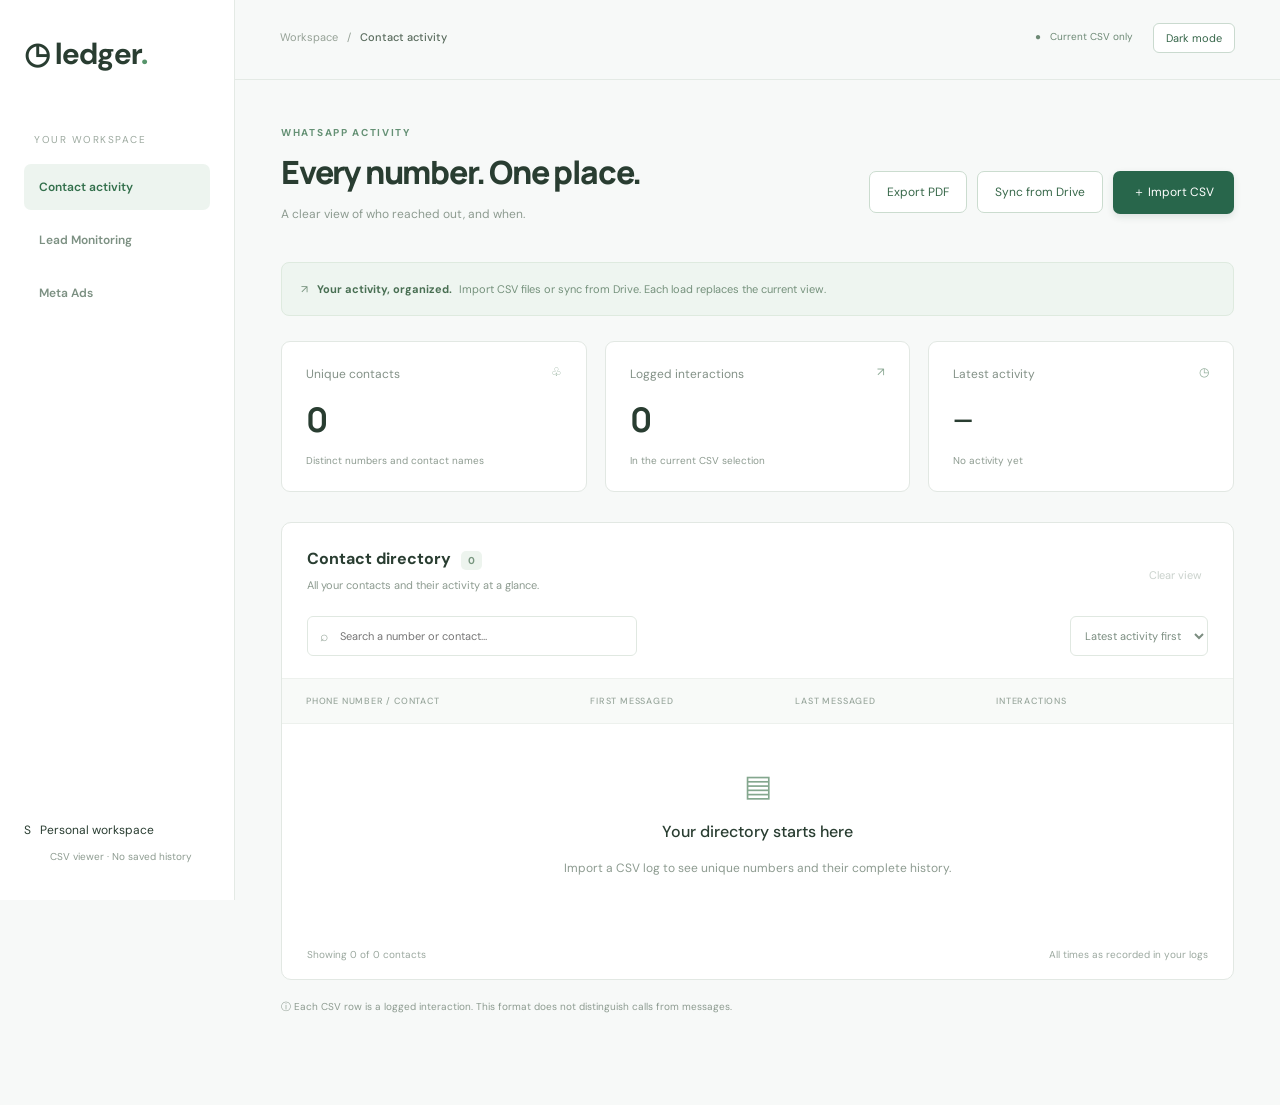
<file: index.html>
<!doctype html><html lang="en"><meta charset="utf-8"><meta name="viewport" content="width=device-width,initial-scale=1"><title>Contact Ledger</title><script>try{const t=localStorage.getItem('ledger-theme');if(t==='dark'||(!t&&matchMedia('(prefers-color-scheme: dark)').matches))document.documentElement.dataset.theme='dark'}catch{}</script><link rel="stylesheet" href="style.css"><body><aside><a class="brand">◷ ledger<span>.</span></a><small>YOUR WORKSPACE</small><nav class="workspace-tabs" role="tablist" aria-label="Workspace views"><button id="activityTab" role="tab" aria-selected="true" aria-controls="activityPanel" class="workspace-tab active">Contact activity</button><button id="leadsTab" role="tab" aria-selected="false" aria-controls="leadsPanel" class="workspace-tab">Lead Monitoring</button><button id="adsTab" role="tab" aria-selected="false" aria-controls="adsPanel" class="workspace-tab">Meta Ads</button></nav><div class="profile">S &nbsp; Personal workspace<p>CSV viewer · No saved history</p></div></aside><main><header><button type="button" id="themeToggle" class="theme-toggle" aria-label="Switch to dark mode" aria-pressed="false">Dark mode</button>Workspace &nbsp; / &nbsp; <b id="currentViewLabel">Contact activity</b><span>● &nbsp; Current CSV only</span></header><section id="activityPanel" role="tabpanel" aria-labelledby="activityTab"><div class="eyebrow">WHATSAPP ACTIVITY</div><div class="title"><div><h1>Every number. One place.</h1><p>A clear view of who reached out, and when.</p></div><div class="title-actions"><button class="secondary" id="export">Export PDF</button><button class="secondary" id="gsync">Sync from Drive</button><button class="primary" id="import">＋ Import CSV</button><input hidden multiple type="file" accept=".csv" id="files"></div></div><div class="notice">↗ &nbsp; <b>Your activity, organized.</b> Import CSV files or sync from Drive. Each load replaces the current view.</div><div class="stats"><article><label>Unique contacts <span>♧</span></label><strong id="contacts">0</strong><p>Distinct numbers and contact names</p></article><article><label>Logged interactions <span>↗</span></label><strong id="events">0</strong><p>In the current CSV selection</p></article><article><label>Latest activity <span>◷</span></label><strong id="latest" class="date">—</strong><p id="latestTime">No activity yet</p></article></div><div class="panel"><div class="panel-title"><div><h2>Contact directory <em id="badge">0</em></h2><p>All your contacts and their activity at a glance.</p></div><button id="clear">Clear view</button></div><div class="toolbar"><label>⌕ <input id="search" aria-label="Search contacts" placeholder="Search a number or contact…"></label><select id="sort" aria-label="Sort contacts"><option value="recent">Latest activity first</option><option value="oldest">First contact first</option><option value="count">Most interactions</option></select></div><div class="scroll"><table><thead><tr><th>PHONE NUMBER / CONTACT</th><th>FIRST MESSAGED</th><th>LAST MESSAGED</th><th>INTERACTIONS</th><th></th></tr></thead><tbody id="rows"></tbody></table></div><div class="empty" id="empty"><div>▤</div><h3>Your directory starts here</h3><p>Import a CSV log to see unique numbers and their complete history.</p></div><footer><span id="shown">Showing 0 contacts</span><span>All times as recorded in your logs</span></footer></div><p class="footnote">ⓘ Each CSV row is a logged interaction. This format does not distinguish calls from messages.</p><p id="status" role="status"></p></section><section id="leadsPanel" role="tabpanel" aria-labelledby="leadsTab" hidden>
<div class="eyebrow">WHATSAPP ACTIVITY</div><h1 class="leads-title">WhatsApp Lead Tracker</h1>
<div class="panel lead-panel"><div class="panel-title"><h2>Lead Monitoring</h2><label class="month-filter">Filter by month<select id="leadMonth" aria-label="Filter lead monitoring by month"></select></label></div>
<div class="scroll"><table class="lead-table"><thead><tr><th>Date</th><th>New Leads</th><th>Returning Contacts</th><th>Total</th></tr></thead><tbody id="leadRows"></tbody><tfoot><tr><th>Monthly Total</th><td id="leadNewTotal">0</td><td id="leadReturningTotal">0</td><td id="leadTotal">0</td></tr></tfoot></table></div>
<p id="leadEmpty" class="lead-empty" role="status">Import CSV files or sync from Drive in Contact activity to view leads.</p></div>
<p class="footnote">New Leads: contacts whose first messaged date is that day. Returning Contacts: contacts active that day whose first messaged date is earlier. Each contact counts once per day. Monthly totals sum the daily counts.</p>
<p class="footnote">First messaged uses the earliest date across all loaded CSV history, including months outside the filter. Load historical logs alongside current logs for accurate classification. The current CSV format does not distinguish incoming messages from other logged interactions.</p>
</section><section id="adsPanel" role="tabpanel" aria-labelledby="adsTab" hidden>
<div class="eyebrow">CAMPAIGN PERFORMANCE</div><div class="title"><div><h1>Meta Ads dashboard</h1><p>Understand your spend, visibility, and campaign results.</p></div><div class="title-actions"><button id="adsImport" class="primary">＋ Import Excel</button><button id="adsClear" class="secondary">Clear</button><input id="adsFile" type="file" accept=".xlsx" hidden></div></div>
<p id="adsStatus" role="status">Import a Meta Ads campaign export (.xlsx) to begin. Each import replaces the previous file.</p><p id="adsPeriod"></p>
<div class="toolbar ads-filters"><label>⌕ <input id="adsSearch" placeholder="Search campaigns…" aria-label="Search campaigns"></label><select id="adsType" aria-label="Result type"><option value="">All result types</option></select><select id="adsDelivery" aria-label="Campaign delivery"><option value="">All delivery statuses</option></select><select id="adsSort" aria-label="Campaign order"><option value="spend">Highest spend</option><option value="results">Most results</option><option value="cost">Lowest cost per result</option><option value="name">Campaign name</option></select></div>
<div class="stats ads-stats" id="adsStats"></div><div class="ads-grid"><div class="panel"><div class="panel-title"><h2>Spend by campaign</h2></div><div id="adsBars" class="ads-bars"></div></div><div class="panel"><div class="panel-title"><h2>Results by type</h2></div><div id="adsOutcomes" class="ads-outcomes"></div></div></div>
<div class="panel"><div class="panel-title"><h2>Campaign performance <em id="adsCount">0</em></h2></div><div class="scroll"><table><thead><tr><th>Campaign</th><th>Delivery</th><th>Result type</th><th>Results</th><th>Spend (IDR)</th><th>Cost / result</th><th>Impressions</th><th>Reach</th><th>Frequency</th><th>CPM (IDR)</th><th>Attribution</th><th>Budget</th><th>Ends</th></tr></thead><tbody id="adsRows"></tbody></table></div><div id="adsEmpty" class="empty">No campaign data loaded.</div></div>
<p class="footnote">Results follow Meta’s attribution settings. Messaging conversations are not verified new WhatsApp leads. Reach across campaigns may overlap; the overall reach card uses the export’s totals row only when no filters are applied. Frequency = impressions ÷ reach; CPM = spend ÷ impressions × 1,000. Blank metrics remain unavailable. This export contains period totals, not daily or monthly performance.</p>
</section></main><dialog id="details"><div class="modal-top"><span class="eyebrow">CONTACT DETAILS</span><button id="close" aria-label="Close details">×</button></div><div class="modal-icon">♧</div><h2 id="detailNumber"></h2><p>Complete activity history for this contact</p><div class="detail-stats"><div><small>Total interactions</small><b id="detailCount"></b></div><div><small>First messaged</small><b id="detailFirst"></b></div><div><small>Last messaged</small><b id="detailLast"></b></div></div><div class="history-title"><h3>Activity history</h3><span>Newest first</span></div><div id="history"></div><p class="footnote">Each entry represents one row in your imported logs.</p></dialog><script src="app.js"></script><script src="report.js"></script><script src="leads.js"></script><script src="meta.js"></script><script src="theme.js"></script></body></html>
</file>
<file: style.css>
@import url('https://fonts.googleapis.com/css2?family=DM+Sans:wght@400;500;600;700&family=Manrope:wght@500;600;700;800&display=swap');
*{box-sizing:border-box}body{margin:0;background:#f7f9f8;color:#293d31;font:14px 'DM Sans',sans-serif}button,input,select{font:inherit}button{cursor:pointer}aside{position:fixed;inset:0 auto 0 0;width:235px;background:white;border-right:1px solid #e4eae5;padding:34px 24px}.brand{font-size:30px;font-weight:700;letter-spacing:-1px}.brand span{color:#57946b}aside>small{display:block;margin:60px 10px 18px;color:#9ca99f;font-size:10px;letter-spacing:1.5px}nav{background:#edf4ef;color:#33704c;padding:15px;border-radius:7px;font-size:12px;font-weight:600}nav i{float:right}.profile{position:absolute;bottom:25px;font-size:12px}.profile p{font-size:10px;margin-left:26px}main{margin-left:235px}header{height:80px;border-bottom:1px solid #e4eae5;padding:30px 45px;font-size:11px;color:#95a196}header b{color:#596b5d;font-weight:500}header>span{float:right;font-size:10px;color:#6d8975}section{max-width:1450px;padding:46px;margin:auto}.eyebrow{color:#659175;letter-spacing:1.7px;font-size:10px;font-weight:700}.title{display:flex;align-items:center;justify-content:space-between;margin-top:11px}h1{font:800 32px Manrope,sans-serif;letter-spacing:-1.2px;margin:0}p{font-size:12px;line-height:1.7;color:#8d9b90;margin:10px 0}.primary{background:#28664b;border:0;border-radius:7px;padding:13px 20px;color:white;font-size:12px;box-shadow:0 3px 7px #254b3520}.primary:hover{background:#194e37}.notice{margin-top:28px;padding:19px;background:#eef5f0;border:1px solid #deeadf;border-radius:8px;font-size:11px;color:#75917c}.notice b{color:#496f53;margin-right:4px}.stats{display:grid;grid-template-columns:repeat(3,1fr);gap:18px;margin:25px 0 30px}article{background:white;border:1px solid #e2e8e3;border-radius:9px;padding:22px 24px}article label{color:#839187;font-size:12px}article label span{float:right;color:#8ca995}strong{display:block;font:700 34px Manrope,sans-serif;margin-top:14px;letter-spacing:-1px}strong.date{font-size:26px;line-height:46px}article p{font-size:10px;margin-bottom:0}.panel{border:1px solid #e2e8e3;border-radius:10px;background:white;overflow:hidden}.panel-title{display:flex;align-items:center;justify-content:space-between;padding:25px 25px 14px}h2{font-size:16px;margin:0}em{font-style:normal;background:#edf4ee;font-size:10px;padding:3px 7px;border-radius:5px;margin-left:6px;color:#78967f}.panel-title p{font-size:11px;margin:7px 0}.panel-title button{background:none;border:0;font-size:11px;color:#8b9c90}.toolbar{display:flex;justify-content:space-between;gap:15px;padding:0 25px 22px}.toolbar label{border:1px solid #e0e8e1;border-radius:6px;padding:10px 12px;width:330px;display:flex;gap:10px;color:#93a497}input{outline:0;border:0;min-width:0;width:100%;font-size:11px}select{border:1px solid #e0e8e1;background:white;color:#7b8d80;border-radius:6px;padding:10px;font-size:11px}.scroll{overflow:auto}table{width:100%;border-collapse:collapse;white-space:nowrap;text-align:left}th{background:#f8faf8;font-size:9px;letter-spacing:.8px;color:#99a79d;padding:16px 24px;font-weight:500;border-block:1px solid #edf1ed}td{padding:21px 24px;border-bottom:1px solid #edf1ed;font-size:12px}td small{display:block;font-size:10px;color:#9aa69d;margin-top:6px}.number{font-weight:600}.icon{border-radius:50%;background:#eff5ef;color:#75987e;padding:10px;margin-right:12px;display:inline-block}.count{background:#f0f5f0;color:#6c8a74;padding:5px 9px;border-radius:5px;font-size:11px}.link{background:none;border:0;color:#34734c;font-size:11px}.link:hover{text-decoration:underline}footer{display:flex;justify-content:space-between;padding:18px 25px;font-size:10px;color:#9ba89f}.empty{text-align:center;padding:42px 20px}.empty>div{color:#84a78e;font-size:30px}.empty h3{font-size:16px;font-weight:500}.empty button{background:white;border:1px solid #ceded1;border-radius:6px;padding:10px 15px;color:#4a7d58;font-size:12px}.footnote{font-size:10px;margin-top:18px}#status{color:#4a7955;min-height:24px}dialog{width:650px;max-width:94vw;border:1px solid #dce5dd;border-radius:15px;padding:28px;color:#293d31;box-shadow:0 30px 100px #162d3755}dialog::backdrop{background:#304038a6;backdrop-filter:grayscale(1) blur(2px)}.modal-top{display:flex;justify-content:space-between;align-items:center}.modal-top button{background:none;border:0;color:#91a095;font-size:26px}.modal-icon{display:inline-block;padding:12px 18px;background:#edf4ed;color:#668a6d;border-radius:12px;font-size:25px;margin-top:14px}dialog h2{font:700 24px Manrope,sans-serif;margin-top:17px;overflow-wrap:anywhere}.detail-stats{display:grid;grid-template-columns:1fr 1fr 1fr;gap:12px;background:#f4f8f4;border-radius:8px;padding:18px;margin:25px 0}.detail-stats small{display:block;color:#8e9d92;font-size:10px;margin-bottom:9px}.detail-stats b{font-size:12px;font-weight:500;line-height:1.8}.history-title{display:flex;justify-content:space-between;align-items:center}.history-title h3{font-size:13px}.history-title span{font-size:10px;color:#96a298}#history{max-height:280px;overflow-y:auto;padding-right:8px}.entry{padding:17px 0;border-bottom:1px solid #e8efe9;display:flex;justify-content:space-between;align-items:center;font-size:12px}.entry small{display:block;color:#96a49b;font-size:10px;margin-top:5px}.entry>span{background:#f0f6f1;color:#829c89;padding:5px 8px;border-radius:4px;font-size:10px}@media(max-width:1100px){aside{width:190px;padding-inline:17px}main{margin-left:190px}section{padding:30px 25px}header{padding-inline:25px}td,th{padding-inline:16px}h1{font-size:27px}}@media(max-width:760px){aside{display:none}main{margin:0}header{height:60px;padding:23px 18px}header>span{display:none}section{padding:27px 18px}.title{gap:10px;align-items:flex-start}h1{font-size:23px}.primary{padding:12px;white-space:nowrap;font-size:10px}.stats{gap:8px}article{padding:15px 12px}article label{font-size:10px}article label span{display:none}article p{font-size:9px}strong{font-size:28px}strong.date{font-size:16px;line-height:38px}.toolbar{padding-inline:15px}.toolbar label{width:100%}.detail-stats{padding:12px;gap:8px}.detail-stats b{font-size:10px}footer{font-size:9px;gap:15px}}
.title-actions{display:flex;align-items:center;gap:10px}.secondary{border:1px solid #cbdccf;border-radius:7px;color:#38684a;background:white;padding:12px 17px;font-size:12px}.secondary:hover{background:#f0f5f1}#exportDialog{max-height:90vh;overflow:auto;width:720px}#exportDialog h2{margin:0;font:700 20px Manrope,sans-serif}.report-grid{display:grid;grid-template-columns:1fr 1fr;gap:14px;margin:18px 0}.report-label{display:flex;flex-direction:column;gap:7px;font-size:12px;color:#637c6b;margin-top:12px}.report-label input,.report-label select{border:1px solid #d9e4dc;border-radius:6px;padding:10px;width:100%;font-size:12px;background:white}.report-fields{display:grid;grid-template-columns:1fr 1fr;gap:13px;padding:17px;background:#f5f8f5;border:1px solid #e2ebe3;border-radius:8px}.report-fields label,.report-check,#reportContacts label{display:flex;align-items:center;gap:9px;font-size:12px}.report-fields input,.report-check input,#reportContacts input{width:auto;accent-color:#28664b}.selection-actions{display:flex;gap:12px;align-items:center;margin:23px 0 12px;font-size:12px}.selection-actions b{margin-right:auto}.selection-actions button{color:#39724e;background:none;border:0;font-size:11px}#reportContacts{max-height:160px;overflow:auto;border:1px solid #e2eae3;border-radius:6px;padding:12px;display:grid;gap:12px}.export-actions{display:flex;justify-content:flex-end;gap:12px;border-top:1px solid #e0e9e1;padding-top:18px}#reportError{color:#b3473b}#reportPreview{color:#447651;font-size:12px}button:disabled{opacity:.45;cursor:not-allowed}@media(max-width:760px){.title{flex-wrap:wrap}.title-actions{width:100%;margin-top:9px}.report-fields{grid-template-columns:1fr}.report-grid{gap:10px}}
/* Side-by-side export workspace */
#exportDialog{width:min(1450px,96vw);max-width:96vw;height:90vh;max-height:90vh;padding:0;overflow:hidden}
.export-layout{display:grid;grid-template-columns:minmax(350px,440px) minmax(0,1fr);height:100%;min-height:0}
.export-controls{overflow-y:auto;padding:25px;min-width:0;background:white}
.export-controls .modal-top{position:sticky;top:-25px;background:white;z-index:1;padding:12px 0}
.report-preview-pane{display:flex;flex-direction:column;min-width:0;min-height:0;background:#e9eeeb;border-left:1px solid #dbe4de}
.preview-toolbar{display:flex;justify-content:space-between;align-items:center;gap:15px;padding:21px 25px;background:#f4f7f5;border-bottom:1px solid #dce5df}
.preview-toolbar b{font-size:13px}.preview-toolbar small{display:block;font-size:10px;color:#8b9d90;margin-top:5px}
#previewPaperLabel{font-size:10px;color:#6f8877;white-space:nowrap}
.preview-scroll{flex:1;min-height:0;overflow:auto;padding:20px 18px}
.preview-sheet{margin:0 auto;position:relative;background:white;box-shadow:0 3px 15px #1e39261c}
#reportLiveFrame{border:0;display:block;transform-origin:top left;position:absolute;top:0;left:0;background:white}
.preview-caption{padding:0 22px 12px;margin:0;color:#83958a;font-size:10px}
.export-controls .report-fields{grid-template-columns:1fr}
.title-actions{flex-wrap:wrap;flex-shrink:0}
@media(max-width:900px){#exportDialog{width:96vw}.export-layout{grid-template-columns:minmax(310px,42%) minmax(0,1fr)}.export-controls{padding:18px}.export-controls .report-grid{grid-template-columns:1fr}}
@media(max-width:680px){#exportDialog{overflow:auto;height:94vh;max-height:94vh}.export-layout{display:flex;flex-direction:column;height:auto}.export-controls{overflow:visible}.report-preview-pane{height:65vh;min-height:420px;border-left:0;border-top:1px solid #dbe4de}.preview-toolbar{padding:15px}.export-controls .report-grid{grid-template-columns:1fr 1fr}}

[hidden]{display:none!important}
.workspace-tabs{background:transparent;padding:0;display:grid;gap:7px}
.workspace-tab{border:0;text-align:left;border-radius:7px;background:transparent;color:#7c9082;padding:15px;font-size:12px;font-weight:600}
.workspace-tab.active{background:#edf4ef;color:#33704c}
.workspace-tab:hover{background:#f1f6f2}
.leads-title{margin:12px 0 27px}
.month-filter{display:flex;flex-direction:column;gap:7px;color:#839187;font-size:11px;min-width:180px}
.month-filter select{font-size:12px}
.lead-panel .panel-title{padding-bottom:25px;gap:20px}
.lead-table th{font-size:12px;letter-spacing:0;text-transform:none;color:#526e59}
.lead-table td,.lead-table th{text-align:right}
.lead-table td:first-child,.lead-table th:first-child{text-align:left}
.lead-table td:nth-child(2){color:#337e50;font-weight:600}
.lead-table td:last-child{font-weight:600}
.lead-table tfoot{background:#f5f8f5}
.lead-table tfoot td,.lead-table tfoot th{border-top:1px solid #dce7df;padding:18px 24px;font-size:12px;font-weight:700}
.lead-empty{padding:22px 25px;margin:0;font-size:12px}
@media(max-width:760px){.workspace-tabs{position:static;display:flex;margin-top:15px;padding:0 18px;background:white;border-bottom:1px solid #e4eae5}.workspace-tab{flex:1;text-align:center}.lead-panel .panel-title{align-items:flex-start}.month-filter{min-width:150px}}
@media(max-width:760px){aside{display:contents}aside>.brand,aside>small,aside>.profile{display:none}.workspace-tabs{margin-top:0;padding-top:10px;padding-bottom:10px}}

/* Clear column divisions throughout the lead monitoring table. */
.lead-table th+th,
.lead-table td+td,
.lead-table tfoot th+td{border-left:2px solid #d2ded6}
.lead-table thead th{background:#eef4ef;border-bottom:1px solid #cedcd2}
.lead-table tfoot th,.lead-table tfoot td{border-top:2px solid #cadacf}

.theme-toggle{float:right;margin-left:20px;margin-top:-7px;padding:7px 12px;border:1px solid #cadacf;border-radius:6px;background:#fff;color:#37664a;font-size:11px;cursor:pointer}
:root[data-theme="dark"]{color-scheme:dark}
[data-theme="dark"] body{background:#141a17;color:#e0eae3}
[data-theme="dark"] aside,[data-theme="dark"] article,[data-theme="dark"] .panel,[data-theme="dark"] dialog,[data-theme="dark"] .export-controls,[data-theme="dark"] .export-controls .modal-top{background:#1b231e;border-color:#34443a;color:#e0eae3}
[data-theme="dark"] header{border-color:#34443a;color:#96ad9e}
[data-theme="dark"] header b,[data-theme="dark"] .brand{color:#e0eae3}
[data-theme="dark"] p,[data-theme="dark"] article label,[data-theme="dark"] .month-filter,[data-theme="dark"] .report-label{color:#a4b7aa}
[data-theme="dark"] .eyebrow,[data-theme="dark"] .link,[data-theme="dark"] .selection-actions button{color:#86c99d}
[data-theme="dark"] nav,[data-theme="dark"] .workspace-tabs{background:transparent}
[data-theme="dark"] .workspace-tab{color:#b4c7ba}
[data-theme="dark"] .workspace-tab.active,[data-theme="dark"] .workspace-tab:hover,[data-theme="dark"] .notice,[data-theme="dark"] .detail-stats,[data-theme="dark"] .report-fields{background:#25382b;border-color:#3b5543;color:#c1d6c7}
[data-theme="dark"] .notice b{color:#b1d6ba}
[data-theme="dark"] th,[data-theme="dark"] .lead-table thead th,[data-theme="dark"] .lead-table tfoot{background:#243128;color:#c5d8cb;border-color:#3b5041}
[data-theme="dark"] td,[data-theme="dark"] th,[data-theme="dark"] .lead-table th+th,[data-theme="dark"] .lead-table td+td,[data-theme="dark"] .lead-table tfoot th+td,[data-theme="dark"] .entry{border-color:#3b5041}
[data-theme="dark"] .lead-table td:nth-child(2){color:#8cd8a6}
[data-theme="dark"] .toolbar label,[data-theme="dark"] input,[data-theme="dark"] select,[data-theme="dark"] .report-label input,[data-theme="dark"] .report-label select,[data-theme="dark"] .secondary,[data-theme="dark"] .theme-toggle,[data-theme="dark"] .empty button{background:#202c24;border-color:#435a49;color:#d9e9de}
[data-theme="dark"] input::placeholder{color:#96ab9c}
[data-theme="dark"] .primary{background:#397b50;color:#fff}
[data-theme="dark"] .icon,[data-theme="dark"] .count,[data-theme="dark"] em,[data-theme="dark"] .modal-icon,[data-theme="dark"] .entry>span{background:#2b4031;color:#a3d2b0}
[data-theme="dark"] .report-preview-pane{background:#121914;border-color:#3b5041}
[data-theme="dark"] .preview-toolbar{background:#202d24;border-color:#3b5041}
[data-theme="dark"] #reportContacts,[data-theme="dark"] .export-actions{border-color:#3b5041}
[data-theme="dark"] #status,[data-theme="dark"] #reportPreview{color:#a0d7b1}
[data-theme="dark"] #reportError{color:#f1a49b}
@media(max-width:760px){.theme-toggle{margin-left:10px;margin-top:-7px}.workspace-tabs{border-color:#34443a}}

/* Match the monthly-total separator to the dark table grid. */
[data-theme="dark"] .lead-table tfoot th,
[data-theme="dark"] .lead-table tfoot td{border-top:2px solid #3b5041}
/* Meta Ads shares the global palette. */
.ads-filters{padding:20px 0 0;flex-wrap:wrap}.ads-filters label{background:transparent}.ads-stats{grid-template-columns:repeat(4,minmax(0,1fr))}.ads-stats strong{font-size:25px;overflow-wrap:anywhere}.ads-grid{display:grid;grid-template-columns:1.2fr 1fr;gap:20px;margin-bottom:24px}.ads-bars,.ads-outcomes{padding:10px 25px 25px}.ads-bar{margin:16px 0}.ads-bar>div:first-child{display:flex;justify-content:space-between;gap:14px;font-size:11px;margin-bottom:9px}.ads-bar span{overflow-wrap:anywhere}.ads-bar b{white-space:nowrap}.ads-track{height:7px;background:#e3ece5;border-radius:6px;overflow:hidden}.ads-track i{display:block;height:100%;background:#539c70;border-radius:6px}.ads-outcome{border-bottom:1px solid #b2c5b640;padding:10px 0 16px}.ads-outcome h3{font-size:12px;margin:0}.ads-outcome strong{font-size:27px;margin-top:8px}#adsRows td:first-child{white-space:normal;min-width:240px;max-width:360px}#adsStatus{margin-top:20px}#adsPanel .title{gap:20px}#adsFile{width:auto}[data-theme="dark"] .ads-track{background:#304737}@media(max-width:1000px){.ads-stats{grid-template-columns:repeat(2,minmax(0,1fr))}.ads-grid{grid-template-columns:1fr}}@media(max-width:760px){#adsPanel .title{flex-direction:column}.ads-filters label{width:100%}}
</file>
